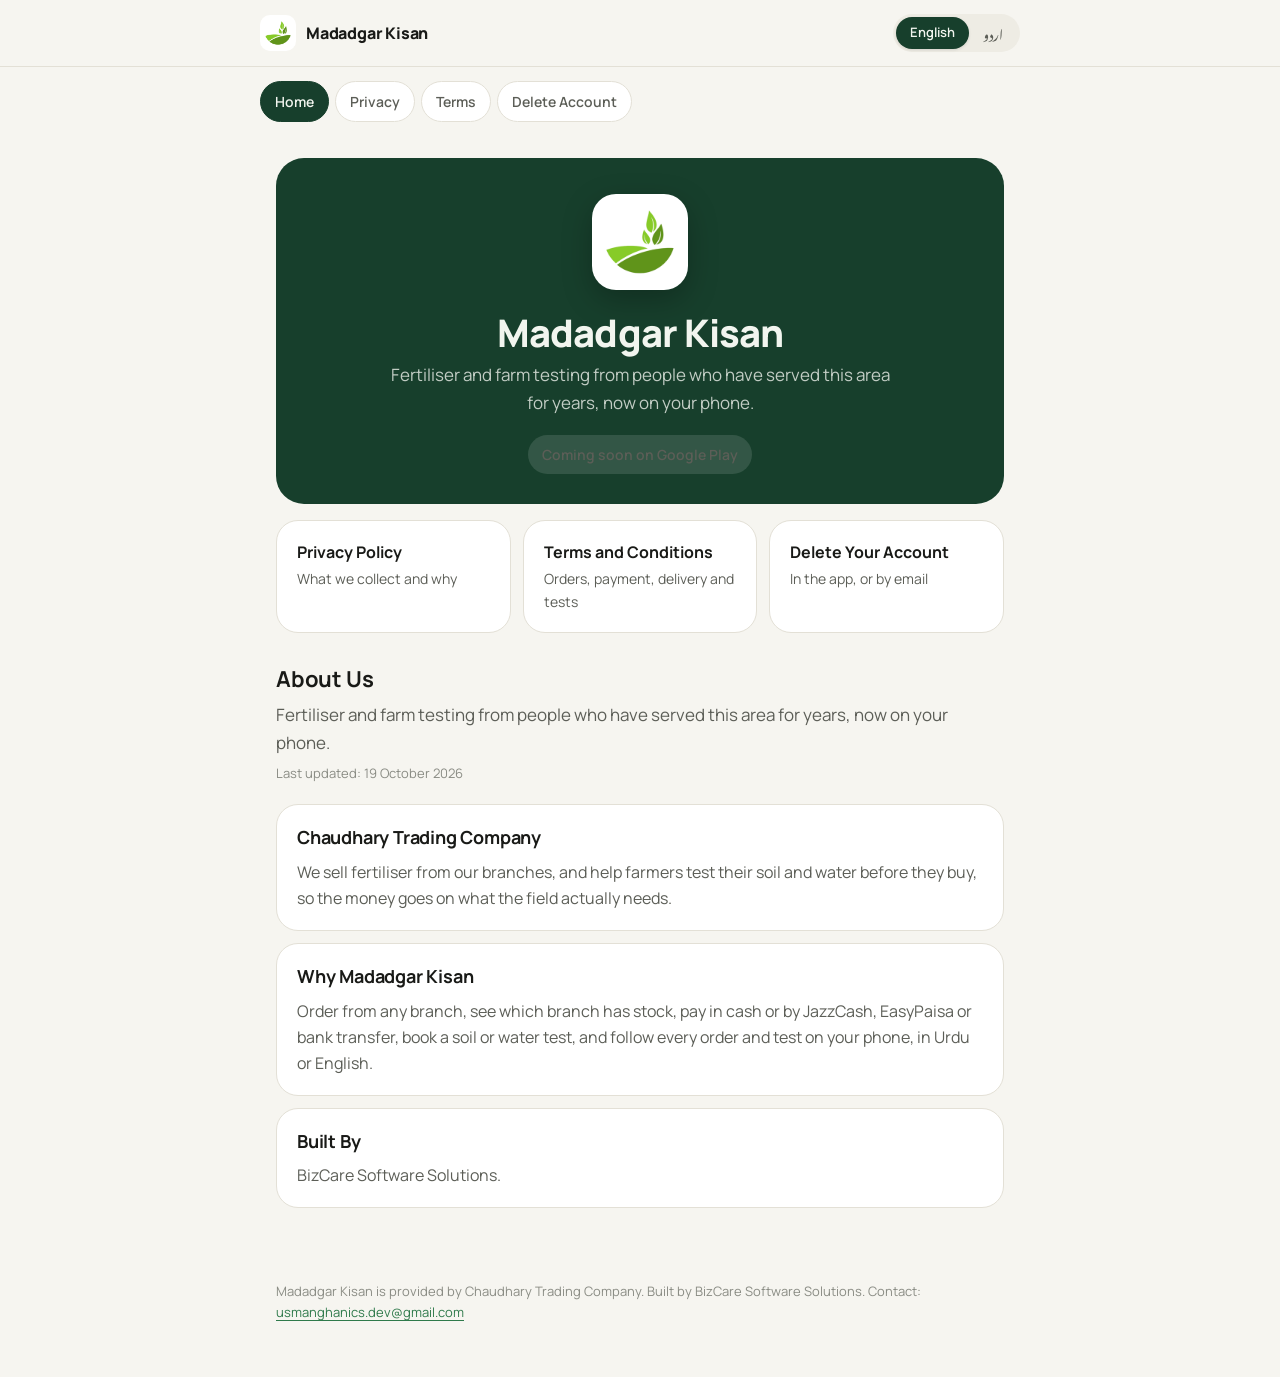
<file: index.html>
<!doctype html>
<html lang="en" data-lang="en">
<head>
<meta charset="utf-8">
<meta name="viewport" content="width=device-width, initial-scale=1">
<title>Home · Madadgar Kisan</title>
<meta name="description" content="Fertiliser and farm testing from people who have served this area for years, now on your phone.">
<meta name="theme-color" content="#173F2C">
<link rel="icon" type="image/png" href="assets/icon.png">
<link rel="preconnect" href="https://fonts.googleapis.com">
<link rel="preconnect" href="https://fonts.gstatic.com" crossorigin>
<link rel="stylesheet" href="https://fonts.googleapis.com/css2?family=Manrope:wght@400;500;600;700;800&family=Noto+Nastaliq+Urdu:wght@400;600&display=swap">
<link rel="stylesheet" href="assets/style.css">
<script src="assets/lang.js" defer></script>
</head>
<body>
<header class="bar">
  <a class="brand" href="index.html">
    <img src="assets/icon.png" alt="" width="36" height="36">
    <span class="en">Madadgar Kisan</span><span class="ur">مددگار کسان</span>
  </a>
  <div class="switch" role="group" aria-label="Language">
    <button type="button" data-set-lang="en">English</button>
    <button type="button" data-set-lang="ur" class="ur-font">اردو</button>
  </div>
</header>
<nav class="tabs en"><a href="index.html" aria-current="page">Home</a><a href="privacy.html">Privacy</a><a href="terms.html">Terms</a><a href="delete-account.html">Delete Account</a></nav>
<nav class="tabs ur" dir="rtl"><a href="index.html" aria-current="page">ہوم</a><a href="privacy.html">رازداری</a><a href="terms.html">شرائط</a><a href="delete-account.html">اکاؤنٹ حذف</a></nav>
<main>
  <article class="en" lang="en">
<section class="hero">
  <img class="mark" src="assets/icon.png" alt="" width="96" height="96">
  <h1>Madadgar Kisan</h1>
  <p class="lede">Fertiliser and farm testing from people who have served this area for years, now on your phone.</p>
  <p class="pill">Coming soon on Google Play</p>
</section>
<div class="cards">
  <a class="card" href="privacy.html"><strong>Privacy Policy</strong><span>What we collect and why</span></a>
  <a class="card" href="terms.html"><strong>Terms and Conditions</strong><span>Orders, payment, delivery and tests</span></a>
  <a class="card" href="delete-account.html"><strong>Delete Your Account</strong><span>In the app, or by email</span></a>
</div>
<h2 class="section-title">About Us</h2>
<p class="lede">Fertiliser and farm testing from people who have served this area for years, now on your phone.</p>
<p class="meta">Last updated: 19 October 2026</p>
<section><h2>Chaudhary Trading Company</h2><p>We sell fertiliser from our branches, and help farmers test their soil and water before they buy, so the money goes on what the field actually needs.</p></section>
<section><h2>Why Madadgar Kisan</h2><p>Order from any branch, see which branch has stock, pay in cash or by JazzCash, EasyPaisa or bank transfer, book a soil or water test, and follow every order and test on your phone, in Urdu or English.</p></section>
<section><h2>Built By</h2><p>BizCare Software Solutions.</p></section>
</article>
  <article class="ur" lang="ur" dir="rtl">
<section class="hero">
  <img class="mark" src="assets/icon.png" alt="" width="96" height="96">
  <h1>مددگار کسان</h1>
  <p class="lede">کھاد اور کھیت کی جانچ، ان لوگوں سے جو برسوں سے اس علاقے کی خدمت کر رہے ہیں، اب آپ کے فون پر۔</p>
  <p class="pill">جلد گوگل پلے پر</p>
</section>
<div class="cards">
  <a class="card" href="privacy.html"><strong>رازداری کی پالیسی</strong><span>ہم کیا جمع کرتے ہیں اور کیوں</span></a>
  <a class="card" href="terms.html"><strong>شرائط و ضوابط</strong><span>آرڈر، ادائیگی، ڈیلیوری اور ٹیسٹ</span></a>
  <a class="card" href="delete-account.html"><strong>اکاؤنٹ حذف کریں</strong><span>ایپ میں یا ای میل سے</span></a>
</div>
<h2 class="section-title">ہمارے بارے میں</h2>
<p class="lede">کھاد اور کھیت کی جانچ، ان لوگوں سے جو برسوں سے اس علاقے کی خدمت کر رہے ہیں، اب آپ کے فون پر۔</p>
<p class="meta">آخری ترمیم: 19 اکتوبر 2026</p>
<section><h2>چوہدری ٹریڈنگ کمپنی</h2><p>ہم اپنی برانچوں سے کھاد فروخت کرتے ہیں اور کسانوں کو خریداری سے پہلے اپنی مٹی اور پانی کی جانچ میں مدد دیتے ہیں، تاکہ پیسہ اسی پر خرچ ہو جس کی کھیت کو واقعی ضرورت ہے۔</p></section>
<section><h2>مددگار کسان کیوں</h2><p>کسی بھی برانچ سے آرڈر کریں، دیکھیں کس برانچ میں اسٹاک ہے، نقد یا جاز کیش، ایزی پیسہ یا بینک ٹرانسفر سے ادائیگی کریں، مٹی یا پانی کا ٹیسٹ بک کریں، اور ہر آرڈر اور ٹیسٹ کو اپنے فون پر اردو یا انگریزی میں دیکھیں۔</p></section>
<section><h2>تیار کردہ</h2><p>بزکیئر سافٹ ویئر سلوشنز۔</p></section>
</article>
</main>
<footer>
  <p class="en">Madadgar Kisan is provided by Chaudhary Trading Company. Built by BizCare Software Solutions. Contact: <a href="mailto:usmanghanics.dev@gmail.com">usmanghanics.dev@gmail.com</a></p>
  <p class="ur" dir="rtl">مددگار کسان چوہدری ٹریڈنگ کمپنی کی جانب سے پیش کی جاتی ہے۔ تیار کردہ: BizCare Software Solutions۔ رابطہ: <a href="mailto:usmanghanics.dev@gmail.com">usmanghanics.dev@gmail.com</a></p>
</footer>
</body>
</html>
</file>
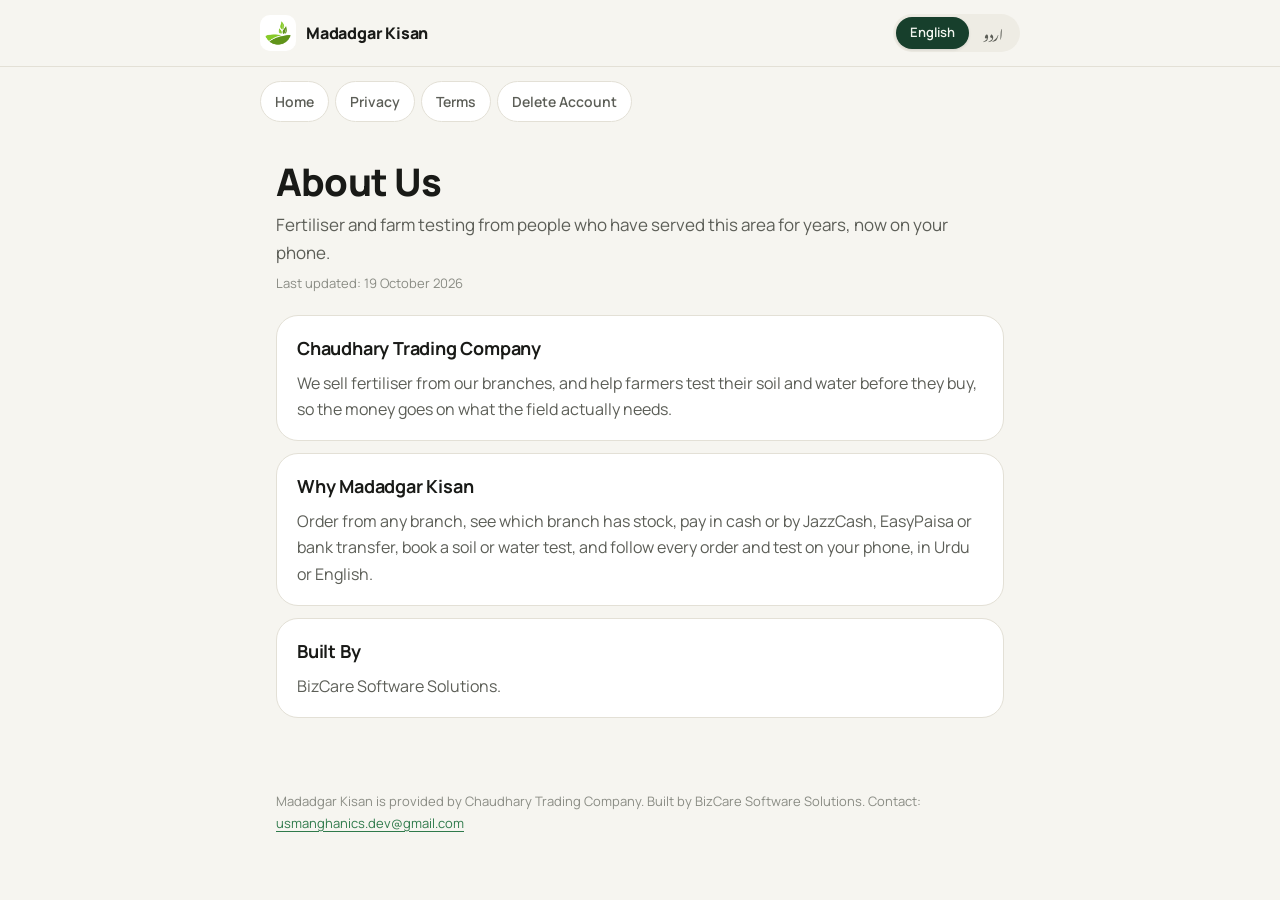
<file: about.html>
<!doctype html>
<html lang="en" data-lang="en">
<head>
<meta charset="utf-8">
<meta name="viewport" content="width=device-width, initial-scale=1">
<title>About Us · Madadgar Kisan</title>
<meta name="description" content="Fertiliser and farm testing from people who have served this area for years, now on your phone.">
<meta name="theme-color" content="#173F2C">
<link rel="icon" type="image/png" href="assets/icon.png">
<link rel="preconnect" href="https://fonts.googleapis.com">
<link rel="preconnect" href="https://fonts.gstatic.com" crossorigin>
<link rel="stylesheet" href="https://fonts.googleapis.com/css2?family=Manrope:wght@400;500;600;700;800&family=Noto+Nastaliq+Urdu:wght@400;600&display=swap">
<link rel="stylesheet" href="assets/style.css">
<script src="assets/lang.js" defer></script>
</head>
<body>
<header class="bar">
  <a class="brand" href="index.html">
    <img src="assets/icon.png" alt="" width="36" height="36">
    <span class="en">Madadgar Kisan</span><span class="ur">مددگار کسان</span>
  </a>
  <div class="switch" role="group" aria-label="Language">
    <button type="button" data-set-lang="en">English</button>
    <button type="button" data-set-lang="ur" class="ur-font">اردو</button>
  </div>
</header>
<nav class="tabs en"><a href="index.html">Home</a><a href="privacy.html">Privacy</a><a href="terms.html">Terms</a><a href="delete-account.html">Delete Account</a></nav>
<nav class="tabs ur" dir="rtl"><a href="index.html">ہوم</a><a href="privacy.html">رازداری</a><a href="terms.html">شرائط</a><a href="delete-account.html">اکاؤنٹ حذف</a></nav>
<main>
  <article class="en" lang="en"><h1>About Us</h1>
<p class="lede">Fertiliser and farm testing from people who have served this area for years, now on your phone.</p>
<p class="meta">Last updated: 19 October 2026</p>
<section><h2>Chaudhary Trading Company</h2><p>We sell fertiliser from our branches, and help farmers test their soil and water before they buy, so the money goes on what the field actually needs.</p></section>
<section><h2>Why Madadgar Kisan</h2><p>Order from any branch, see which branch has stock, pay in cash or by JazzCash, EasyPaisa or bank transfer, book a soil or water test, and follow every order and test on your phone, in Urdu or English.</p></section>
<section><h2>Built By</h2><p>BizCare Software Solutions.</p></section></article>
  <article class="ur" lang="ur" dir="rtl"><h1>ہمارے بارے میں</h1>
<p class="lede">کھاد اور کھیت کی جانچ، ان لوگوں سے جو برسوں سے اس علاقے کی خدمت کر رہے ہیں، اب آپ کے فون پر۔</p>
<p class="meta">آخری ترمیم: 19 اکتوبر 2026</p>
<section><h2>چوہدری ٹریڈنگ کمپنی</h2><p>ہم اپنی برانچوں سے کھاد فروخت کرتے ہیں اور کسانوں کو خریداری سے پہلے اپنی مٹی اور پانی کی جانچ میں مدد دیتے ہیں، تاکہ پیسہ اسی پر خرچ ہو جس کی کھیت کو واقعی ضرورت ہے۔</p></section>
<section><h2>مددگار کسان کیوں</h2><p>کسی بھی برانچ سے آرڈر کریں، دیکھیں کس برانچ میں اسٹاک ہے، نقد یا جاز کیش، ایزی پیسہ یا بینک ٹرانسفر سے ادائیگی کریں، مٹی یا پانی کا ٹیسٹ بک کریں، اور ہر آرڈر اور ٹیسٹ کو اپنے فون پر اردو یا انگریزی میں دیکھیں۔</p></section>
<section><h2>تیار کردہ</h2><p>بزکیئر سافٹ ویئر سلوشنز۔</p></section></article>
</main>
<footer>
  <p class="en">Madadgar Kisan is provided by Chaudhary Trading Company. Built by BizCare Software Solutions. Contact: <a href="mailto:usmanghanics.dev@gmail.com">usmanghanics.dev@gmail.com</a></p>
  <p class="ur" dir="rtl">مددگار کسان چوہدری ٹریڈنگ کمپنی کی جانب سے پیش کی جاتی ہے۔ تیار کردہ: BizCare Software Solutions۔ رابطہ: <a href="mailto:usmanghanics.dev@gmail.com">usmanghanics.dev@gmail.com</a></p>
</footer>
</body>
</html>
</file>
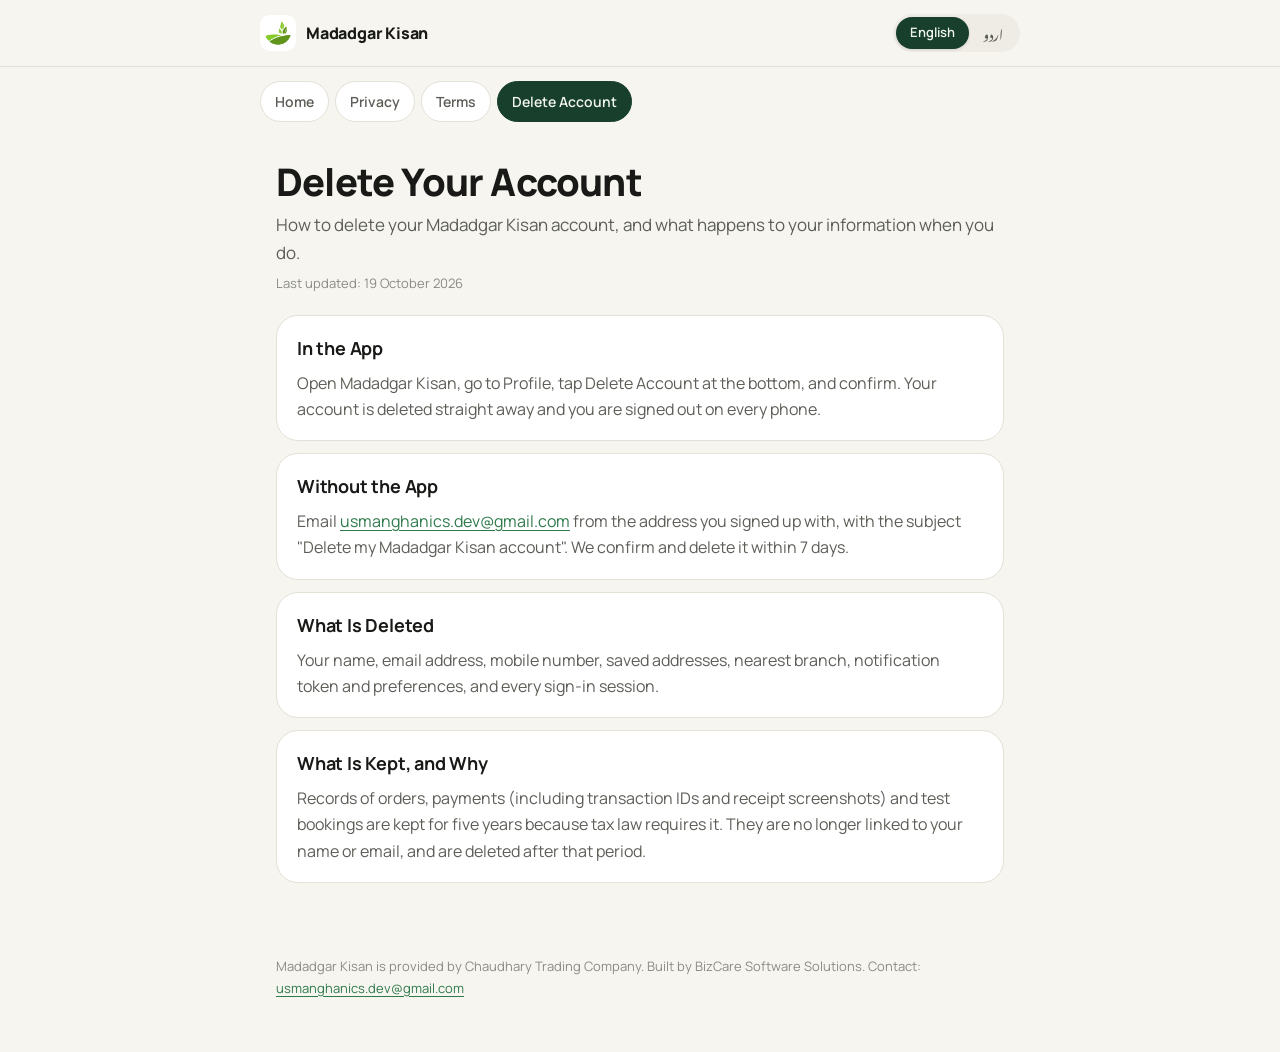
<file: delete-account.html>
<!doctype html>
<html lang="en" data-lang="en">
<head>
<meta charset="utf-8">
<meta name="viewport" content="width=device-width, initial-scale=1">
<title>Delete Your Account · Madadgar Kisan</title>
<meta name="description" content="How to delete your Madadgar Kisan account, and what happens to your information when you do.">
<meta name="theme-color" content="#173F2C">
<link rel="icon" type="image/png" href="assets/icon.png">
<link rel="preconnect" href="https://fonts.googleapis.com">
<link rel="preconnect" href="https://fonts.gstatic.com" crossorigin>
<link rel="stylesheet" href="https://fonts.googleapis.com/css2?family=Manrope:wght@400;500;600;700;800&family=Noto+Nastaliq+Urdu:wght@400;600&display=swap">
<link rel="stylesheet" href="assets/style.css">
<script src="assets/lang.js" defer></script>
</head>
<body>
<header class="bar">
  <a class="brand" href="index.html">
    <img src="assets/icon.png" alt="" width="36" height="36">
    <span class="en">Madadgar Kisan</span><span class="ur">مددگار کسان</span>
  </a>
  <div class="switch" role="group" aria-label="Language">
    <button type="button" data-set-lang="en">English</button>
    <button type="button" data-set-lang="ur" class="ur-font">اردو</button>
  </div>
</header>
<nav class="tabs en"><a href="index.html">Home</a><a href="privacy.html">Privacy</a><a href="terms.html">Terms</a><a href="delete-account.html" aria-current="page">Delete Account</a></nav>
<nav class="tabs ur" dir="rtl"><a href="index.html">ہوم</a><a href="privacy.html">رازداری</a><a href="terms.html">شرائط</a><a href="delete-account.html" aria-current="page">اکاؤنٹ حذف</a></nav>
<main>
  <article class="en" lang="en"><h1>Delete Your Account</h1>
<p class="lede">How to delete your Madadgar Kisan account, and what happens to your information when you do.</p>
<p class="meta">Last updated: 19 October 2026</p>
<section><h2>In the App</h2><p>Open Madadgar Kisan, go to Profile, tap Delete Account at the bottom, and confirm. Your account is deleted straight away and you are signed out on every phone.</p></section>
<section><h2>Without the App</h2><p>Email <a href="mailto:usmanghanics.dev@gmail.com">usmanghanics.dev@gmail.com</a> from the address you signed up with, with the subject &quot;Delete my Madadgar Kisan account&quot;. We confirm and delete it within 7 days.</p></section>
<section><h2>What Is Deleted</h2><p>Your name, email address, mobile number, saved addresses, nearest branch, notification token and preferences, and every sign-in session.</p></section>
<section><h2>What Is Kept, and Why</h2><p>Records of orders, payments (including transaction IDs and receipt screenshots) and test bookings are kept for five years because tax law requires it. They are no longer linked to your name or email, and are deleted after that period.</p></section></article>
  <article class="ur" lang="ur" dir="rtl"><h1>اپنا اکاؤنٹ حذف کریں</h1>
<p class="lede">مددگار کسان اکاؤنٹ حذف کرنے کا طریقہ، اور ایسا کرنے پر آپ کی معلومات کا کیا ہوتا ہے۔</p>
<p class="meta">آخری ترمیم: 19 اکتوبر 2026</p>
<section><h2>ایپ میں</h2><p>مددگار کسان کھولیں، پروفائل میں جائیں، نیچے اکاؤنٹ حذف کریں دبائیں، اور تصدیق کریں۔ آپ کا اکاؤنٹ فوراً حذف ہو جاتا ہے اور ہر فون سے سائن آؤٹ ہو جاتا ہے۔</p></section>
<section><h2>ایپ کے بغیر</h2><p>جس ای میل سے آپ نے اکاؤنٹ بنایا تھا، اسی سے <a href="mailto:usmanghanics.dev@gmail.com">usmanghanics.dev@gmail.com</a> پر ای میل کریں، موضوع &quot;Delete my Madadgar Kisan account&quot; لکھیں۔ ہم 7 دن کے اندر تصدیق کر کے اسے حذف کر دیں گے۔</p></section>
<section><h2>کیا حذف ہوتا ہے</h2><p>آپ کا نام، ای میل، موبائل نمبر، محفوظ پتے، قریبی برانچ، نوٹیفکیشن ٹوکن اور ترجیحات، اور ہر سائن اِن سیشن۔</p></section>
<section><h2>کیا رکھا جاتا ہے، اور کیوں</h2><p>آرڈر، ادائیگی (بشمول ٹرانزیکشن آئی ڈی اور رسید کے اسکرین شاٹ) اور ٹیسٹ بکنگ کا ریکارڈ ٹیکس قانون کے تحت پانچ سال رکھا جاتا ہے۔ یہ آپ کے نام یا ای میل سے منسلک نہیں رہتا، اور اس مدت کے بعد حذف کر دیا جاتا ہے۔</p></section></article>
</main>
<footer>
  <p class="en">Madadgar Kisan is provided by Chaudhary Trading Company. Built by BizCare Software Solutions. Contact: <a href="mailto:usmanghanics.dev@gmail.com">usmanghanics.dev@gmail.com</a></p>
  <p class="ur" dir="rtl">مددگار کسان چوہدری ٹریڈنگ کمپنی کی جانب سے پیش کی جاتی ہے۔ تیار کردہ: BizCare Software Solutions۔ رابطہ: <a href="mailto:usmanghanics.dev@gmail.com">usmanghanics.dev@gmail.com</a></p>
</footer>
</body>
</html>
</file>
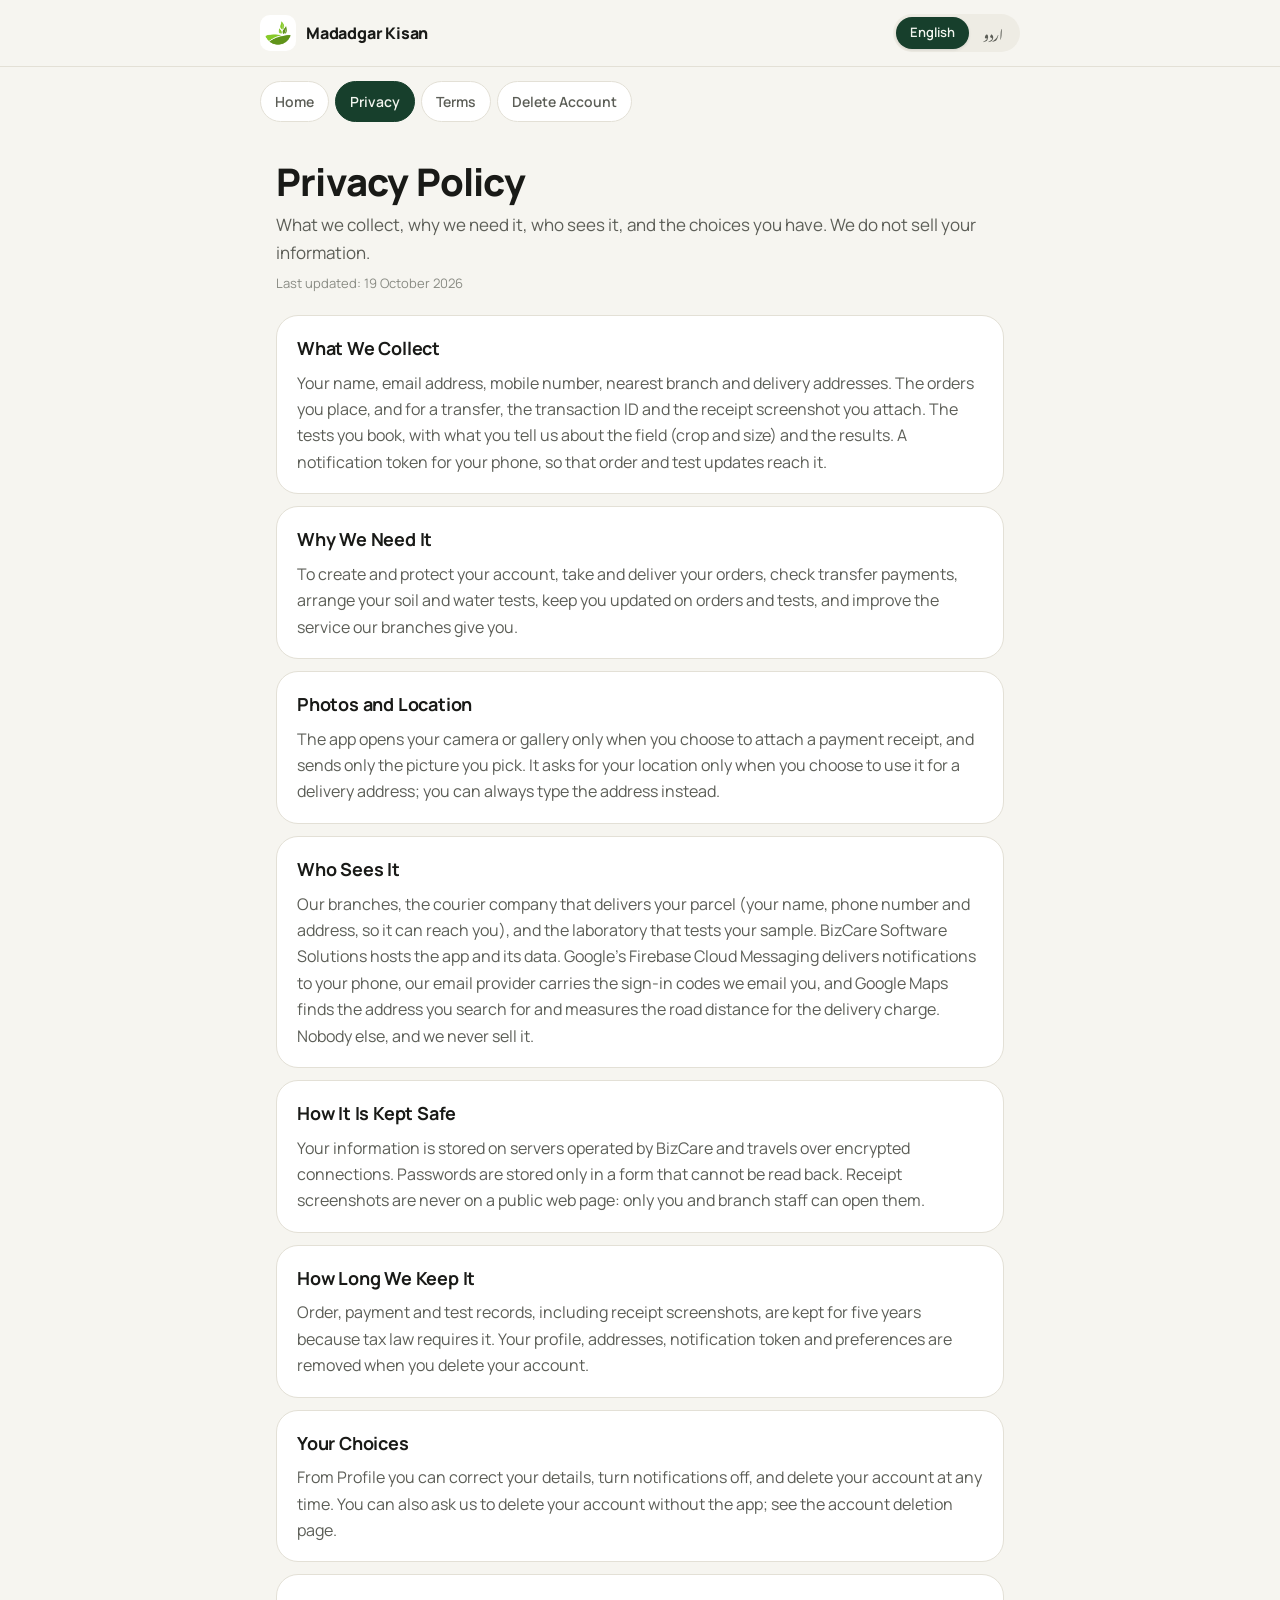
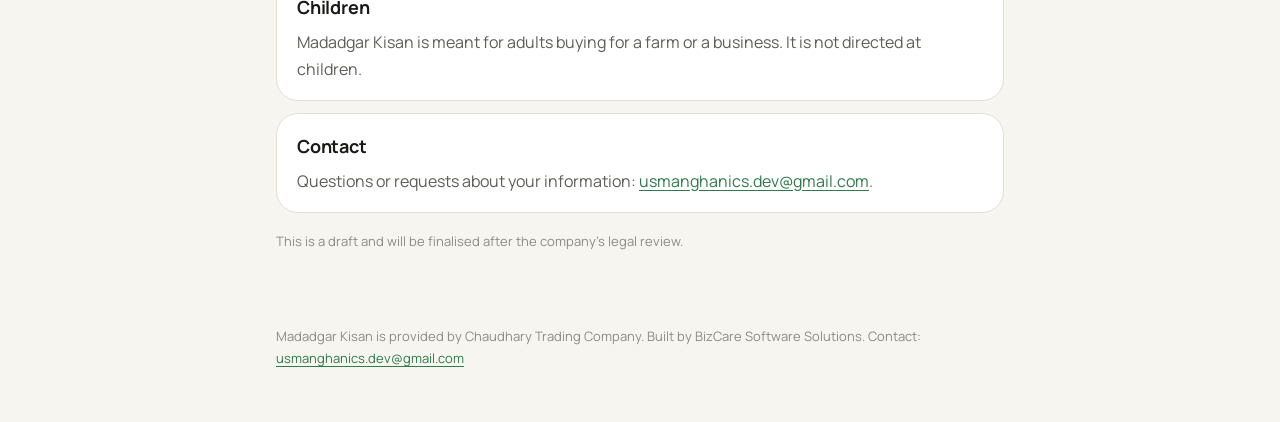
<file: privacy.html>
<!doctype html>
<html lang="en" data-lang="en">
<head>
<meta charset="utf-8">
<meta name="viewport" content="width=device-width, initial-scale=1">
<title>Privacy Policy · Madadgar Kisan</title>
<meta name="description" content="What we collect, why we need it, who sees it, and the choices you have. We do not sell your information.">
<meta name="theme-color" content="#173F2C">
<link rel="icon" type="image/png" href="assets/icon.png">
<link rel="preconnect" href="https://fonts.googleapis.com">
<link rel="preconnect" href="https://fonts.gstatic.com" crossorigin>
<link rel="stylesheet" href="https://fonts.googleapis.com/css2?family=Manrope:wght@400;500;600;700;800&family=Noto+Nastaliq+Urdu:wght@400;600&display=swap">
<link rel="stylesheet" href="assets/style.css">
<script src="assets/lang.js" defer></script>
</head>
<body>
<header class="bar">
  <a class="brand" href="index.html">
    <img src="assets/icon.png" alt="" width="36" height="36">
    <span class="en">Madadgar Kisan</span><span class="ur">مددگار کسان</span>
  </a>
  <div class="switch" role="group" aria-label="Language">
    <button type="button" data-set-lang="en">English</button>
    <button type="button" data-set-lang="ur" class="ur-font">اردو</button>
  </div>
</header>
<nav class="tabs en"><a href="index.html">Home</a><a href="privacy.html" aria-current="page">Privacy</a><a href="terms.html">Terms</a><a href="delete-account.html">Delete Account</a></nav>
<nav class="tabs ur" dir="rtl"><a href="index.html">ہوم</a><a href="privacy.html" aria-current="page">رازداری</a><a href="terms.html">شرائط</a><a href="delete-account.html">اکاؤنٹ حذف</a></nav>
<main>
  <article class="en" lang="en"><h1>Privacy Policy</h1>
<p class="lede">What we collect, why we need it, who sees it, and the choices you have. We do not sell your information.</p>
<p class="meta">Last updated: 19 October 2026</p>
<section><h2>What We Collect</h2><p>Your name, email address, mobile number, nearest branch and delivery addresses. The orders you place, and for a transfer, the transaction ID and the receipt screenshot you attach. The tests you book, with what you tell us about the field (crop and size) and the results. A notification token for your phone, so that order and test updates reach it.</p></section>
<section><h2>Why We Need It</h2><p>To create and protect your account, take and deliver your orders, check transfer payments, arrange your soil and water tests, keep you updated on orders and tests, and improve the service our branches give you.</p></section>
<section><h2>Photos and Location</h2><p>The app opens your camera or gallery only when you choose to attach a payment receipt, and sends only the picture you pick. It asks for your location only when you choose to use it for a delivery address; you can always type the address instead.</p></section>
<section><h2>Who Sees It</h2><p>Our branches, the courier company that delivers your parcel (your name, phone number and address, so it can reach you), and the laboratory that tests your sample. BizCare Software Solutions hosts the app and its data. Google&#x27;s Firebase Cloud Messaging delivers notifications to your phone, our email provider carries the sign-in codes we email you, and Google Maps finds the address you search for and measures the road distance for the delivery charge. Nobody else, and we never sell it.</p></section>
<section><h2>How It Is Kept Safe</h2><p>Your information is stored on servers operated by BizCare and travels over encrypted connections. Passwords are stored only in a form that cannot be read back. Receipt screenshots are never on a public web page: only you and branch staff can open them.</p></section>
<section><h2>How Long We Keep It</h2><p>Order, payment and test records, including receipt screenshots, are kept for five years because tax law requires it. Your profile, addresses, notification token and preferences are removed when you delete your account.</p></section>
<section><h2>Your Choices</h2><p>From Profile you can correct your details, turn notifications off, and delete your account at any time. You can also ask us to delete your account without the app; see the account deletion page.</p></section>
<section><h2>Children</h2><p>Madadgar Kisan is meant for adults buying for a farm or a business. It is not directed at children.</p></section>
<section><h2>Contact</h2><p>Questions or requests about your information: <a href="mailto:usmanghanics.dev@gmail.com">usmanghanics.dev@gmail.com</a>.</p></section>
<p class="note">This is a draft and will be finalised after the company's legal review.</p></article>
  <article class="ur" lang="ur" dir="rtl"><h1>رازداری کی پالیسی</h1>
<p class="lede">ہم کیا جمع کرتے ہیں، کیوں، اسے کون دیکھتا ہے، اور آپ کے پاس کیا اختیارات ہیں۔ ہم آپ کی معلومات فروخت نہیں کرتے۔</p>
<p class="meta">آخری ترمیم: 19 اکتوبر 2026</p>
<section><h2>ہم کیا جمع کرتے ہیں</h2><p>آپ کا نام، ای میل، موبائل نمبر، قریبی برانچ اور ڈیلیوری کے پتے۔ آپ کے آرڈر، اور ٹرانسفر کی صورت میں ٹرانزیکشن آئی ڈی اور لگائی گئی رسید کا اسکرین شاٹ۔ آپ کے بک کیے گئے ٹیسٹ، کھیت کے بارے میں دی گئی معلومات (فصل اور رقبہ) اور نتائج۔ آپ کے فون کا نوٹیفکیشن ٹوکن، تاکہ آرڈر اور ٹیسٹ کی اطلاعات اس تک پہنچ سکیں۔</p></section>
<section><h2>ہمیں اس کی ضرورت کیوں ہے</h2><p>آپ کا اکاؤنٹ بنانے اور محفوظ رکھنے، آرڈر لینے اور پہنچانے، ٹرانسفر کی ادائیگی چیک کرنے، مٹی اور پانی کے ٹیسٹ کا انتظام کرنے، آرڈر اور ٹیسٹ کی اطلاع دینے، اور اپنی برانچوں کی خدمات بہتر بنانے کے لیے۔</p></section>
<section><h2>تصاویر اور لوکیشن</h2><p>ایپ کیمرہ یا گیلری صرف اس وقت کھولتی ہے جب آپ ادائیگی کی رسید لگانا چاہیں، اور صرف وہی تصویر بھیجتی ہے جو آپ منتخب کریں۔ لوکیشن صرف اس وقت مانگی جاتی ہے جب آپ اسے ڈیلیوری کے پتے کے لیے استعمال کرنا چاہیں؛ آپ ہمیشہ پتہ لکھ بھی سکتے ہیں۔</p></section>
<section><h2>اسے کون دیکھتا ہے</h2><p>ہماری برانچز، آپ کا پارسل پہنچانے والی کورئیر کمپنی (آپ کا نام، فون نمبر اور پتہ، تاکہ وہ آپ تک پہنچ سکے)، اور آپ کا نمونہ جانچنے والی لیبارٹری۔ بزکیئر سافٹ ویئر سلوشنز ایپ اور اس کے ڈیٹا کی میزبانی کرتی ہے۔ گوگل کی فائر بیس کلاؤڈ میسجنگ آپ کے فون تک اطلاعات پہنچاتی ہے، ہمارا ای میل فراہم کنندہ سائن اِن کوڈ آپ تک پہنچاتا ہے، اور گوگل میپس آپ کا تلاش کیا ہوا پتہ ڈھونڈتا اور ڈیلیوری کے خرچ کے لیے سڑک کا فاصلہ ناپتا ہے۔ اس کے علاوہ کوئی نہیں، اور ہم اسے کبھی فروخت نہیں کرتے۔</p></section>
<section><h2>اسے کیسے محفوظ رکھا جاتا ہے</h2><p>آپ کی معلومات بزکیئر کے سرورز پر محفوظ کی جاتی ہیں اور خفیہ کنکشن کے ذریعے منتقل ہوتی ہیں۔ پاس ورڈ صرف ایسی شکل میں رکھے جاتے ہیں جنہیں واپس پڑھا نہ جا سکے۔ رسید کے اسکرین شاٹ کبھی کسی عوامی ویب صفحے پر نہیں ہوتے: انہیں صرف آپ اور برانچ کا عملہ کھول سکتا ہے۔</p></section>
<section><h2>ہم اسے کب تک رکھتے ہیں</h2><p>آرڈر، ادائیگی اور ٹیسٹ کا ریکارڈ، بشمول رسید کے اسکرین شاٹ، ٹیکس قانون کے تحت پانچ سال رکھا جاتا ہے۔ اکاؤنٹ حذف کرنے پر آپ کی پروفائل، پتے، نوٹیفکیشن ٹوکن اور ترجیحات ہٹا دی جاتی ہیں۔</p></section>
<section><h2>آپ کے اختیارات</h2><p>پروفائل سے آپ کسی بھی وقت اپنی معلومات درست کر سکتے ہیں، اطلاعات بند کر سکتے ہیں، اور اپنا اکاؤنٹ حذف کر سکتے ہیں۔ آپ ایپ کے بغیر بھی اکاؤنٹ حذف کرنے کی درخواست کر سکتے ہیں؛ اکاؤنٹ حذف کرنے کا صفحہ دیکھیں۔</p></section>
<section><h2>بچے</h2><p>مددگار کسان کھیت یا کاروبار کے لیے خریداری کرنے والے بالغ افراد کے لیے ہے۔ یہ بچوں کے لیے نہیں ہے۔</p></section>
<section><h2>رابطہ</h2><p>اپنی معلومات کے بارے میں سوالات یا درخواستیں: <a href="mailto:usmanghanics.dev@gmail.com">usmanghanics.dev@gmail.com</a>۔</p></section>
<p class="note">یہ مسودہ ہے اور اسے کمپنی کے قانونی جائزے کے بعد حتمی شکل دی جائے گی۔</p></article>
</main>
<footer>
  <p class="en">Madadgar Kisan is provided by Chaudhary Trading Company. Built by BizCare Software Solutions. Contact: <a href="mailto:usmanghanics.dev@gmail.com">usmanghanics.dev@gmail.com</a></p>
  <p class="ur" dir="rtl">مددگار کسان چوہدری ٹریڈنگ کمپنی کی جانب سے پیش کی جاتی ہے۔ تیار کردہ: BizCare Software Solutions۔ رابطہ: <a href="mailto:usmanghanics.dev@gmail.com">usmanghanics.dev@gmail.com</a></p>
</footer>
</body>
</html>
</file>
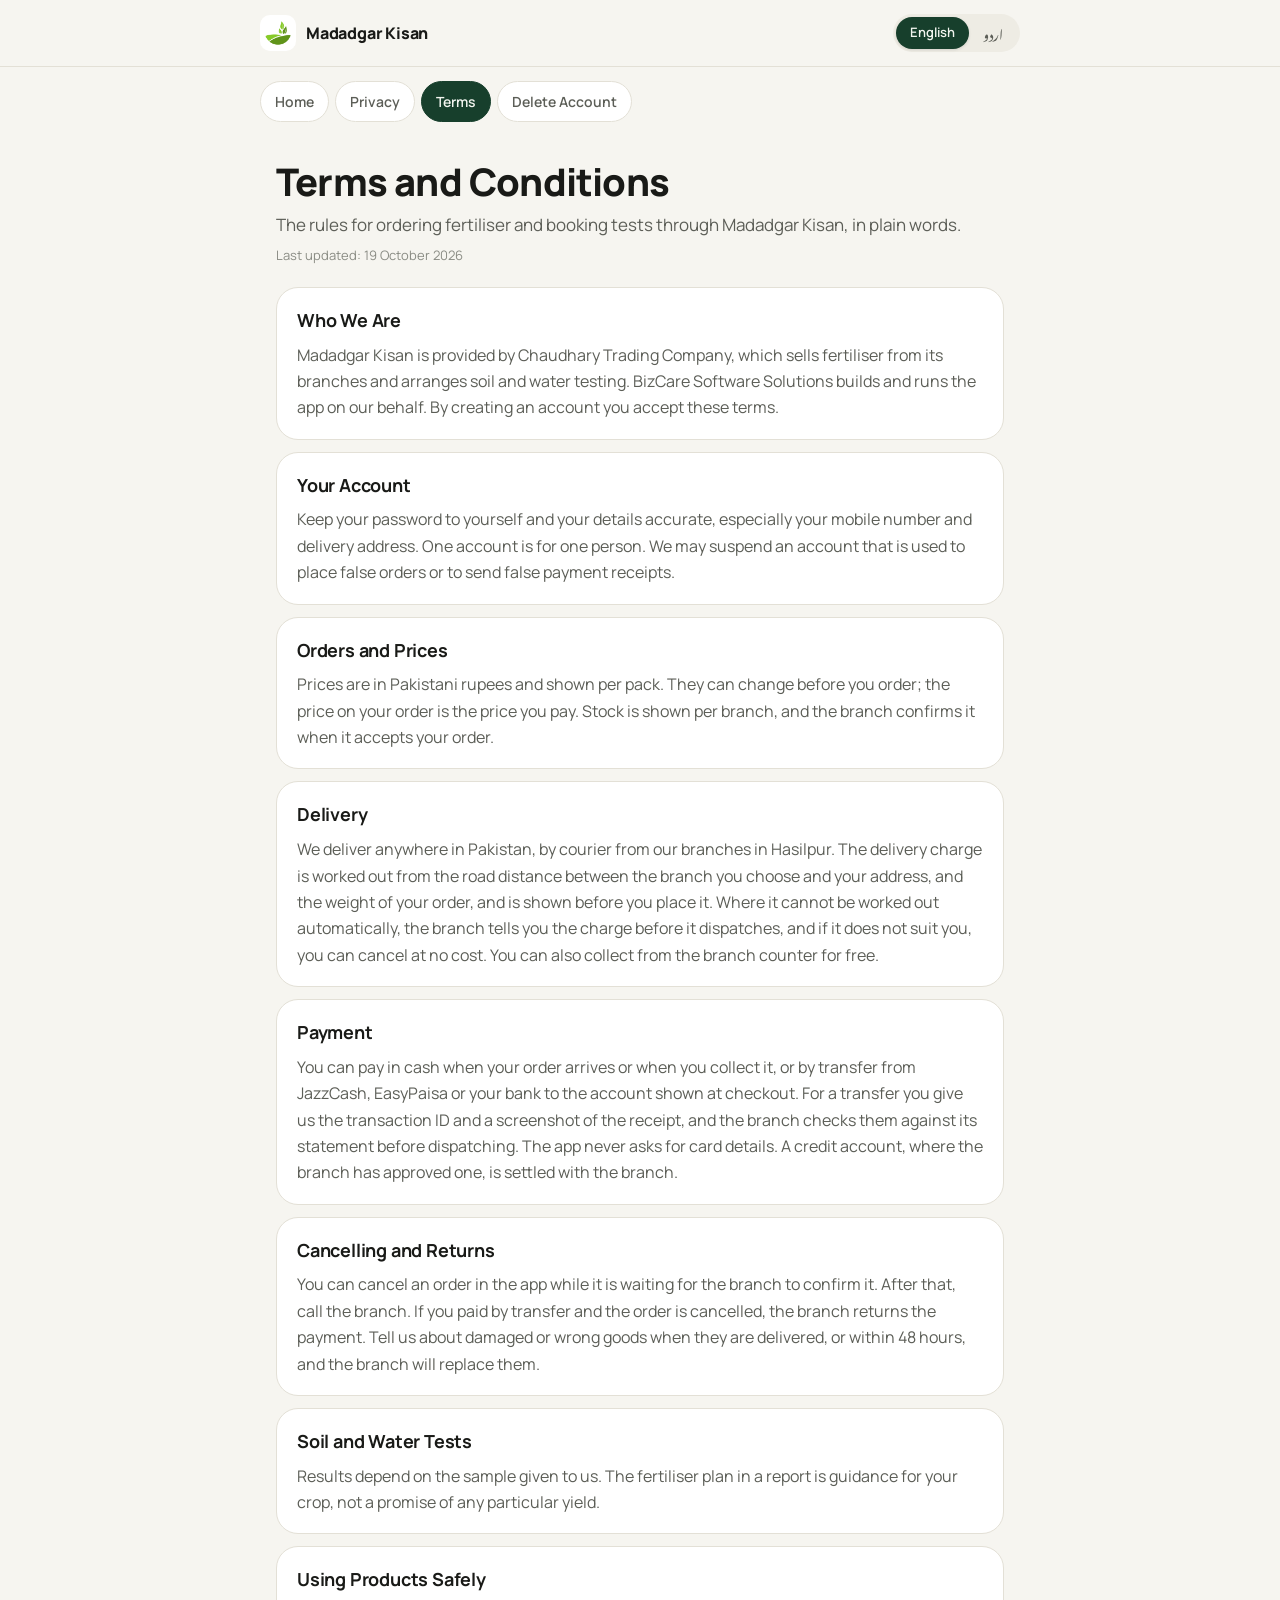
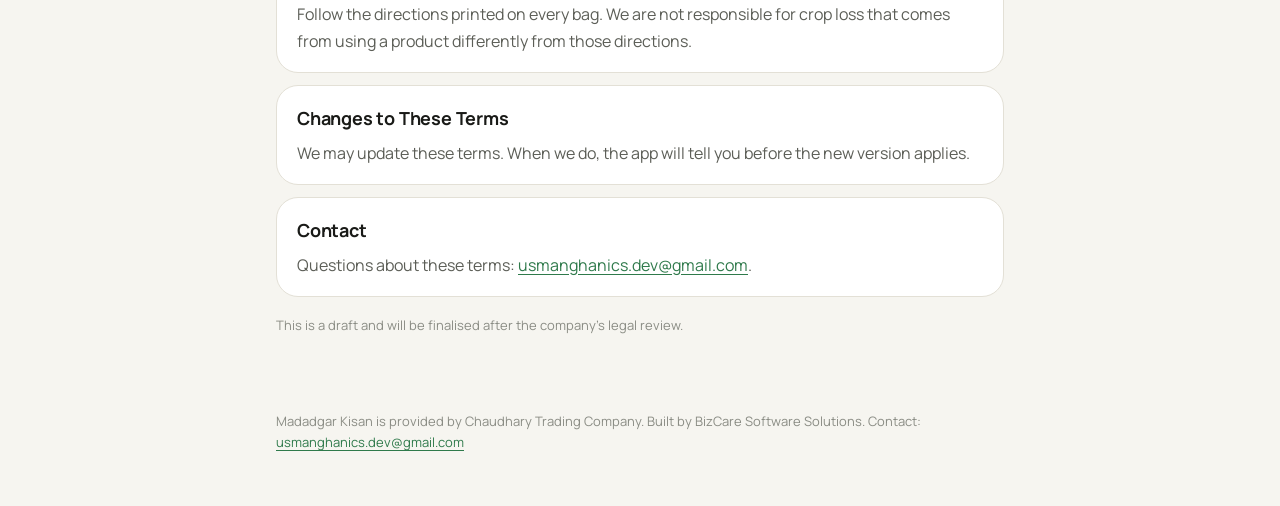
<file: terms.html>
<!doctype html>
<html lang="en" data-lang="en">
<head>
<meta charset="utf-8">
<meta name="viewport" content="width=device-width, initial-scale=1">
<title>Terms and Conditions · Madadgar Kisan</title>
<meta name="description" content="The rules for ordering fertiliser and booking tests through Madadgar Kisan, in plain words.">
<meta name="theme-color" content="#173F2C">
<link rel="icon" type="image/png" href="assets/icon.png">
<link rel="preconnect" href="https://fonts.googleapis.com">
<link rel="preconnect" href="https://fonts.gstatic.com" crossorigin>
<link rel="stylesheet" href="https://fonts.googleapis.com/css2?family=Manrope:wght@400;500;600;700;800&family=Noto+Nastaliq+Urdu:wght@400;600&display=swap">
<link rel="stylesheet" href="assets/style.css">
<script src="assets/lang.js" defer></script>
</head>
<body>
<header class="bar">
  <a class="brand" href="index.html">
    <img src="assets/icon.png" alt="" width="36" height="36">
    <span class="en">Madadgar Kisan</span><span class="ur">مددگار کسان</span>
  </a>
  <div class="switch" role="group" aria-label="Language">
    <button type="button" data-set-lang="en">English</button>
    <button type="button" data-set-lang="ur" class="ur-font">اردو</button>
  </div>
</header>
<nav class="tabs en"><a href="index.html">Home</a><a href="privacy.html">Privacy</a><a href="terms.html" aria-current="page">Terms</a><a href="delete-account.html">Delete Account</a></nav>
<nav class="tabs ur" dir="rtl"><a href="index.html">ہوم</a><a href="privacy.html">رازداری</a><a href="terms.html" aria-current="page">شرائط</a><a href="delete-account.html">اکاؤنٹ حذف</a></nav>
<main>
  <article class="en" lang="en"><h1>Terms and Conditions</h1>
<p class="lede">The rules for ordering fertiliser and booking tests through Madadgar Kisan, in plain words.</p>
<p class="meta">Last updated: 19 October 2026</p>
<section><h2>Who We Are</h2><p>Madadgar Kisan is provided by Chaudhary Trading Company, which sells fertiliser from its branches and arranges soil and water testing. BizCare Software Solutions builds and runs the app on our behalf. By creating an account you accept these terms.</p></section>
<section><h2>Your Account</h2><p>Keep your password to yourself and your details accurate, especially your mobile number and delivery address. One account is for one person. We may suspend an account that is used to place false orders or to send false payment receipts.</p></section>
<section><h2>Orders and Prices</h2><p>Prices are in Pakistani rupees and shown per pack. They can change before you order; the price on your order is the price you pay. Stock is shown per branch, and the branch confirms it when it accepts your order.</p></section>
<section><h2>Delivery</h2><p>We deliver anywhere in Pakistan, by courier from our branches in Hasilpur. The delivery charge is worked out from the road distance between the branch you choose and your address, and the weight of your order, and is shown before you place it. Where it cannot be worked out automatically, the branch tells you the charge before it dispatches, and if it does not suit you, you can cancel at no cost. You can also collect from the branch counter for free.</p></section>
<section><h2>Payment</h2><p>You can pay in cash when your order arrives or when you collect it, or by transfer from JazzCash, EasyPaisa or your bank to the account shown at checkout. For a transfer you give us the transaction ID and a screenshot of the receipt, and the branch checks them against its statement before dispatching. The app never asks for card details. A credit account, where the branch has approved one, is settled with the branch.</p></section>
<section><h2>Cancelling and Returns</h2><p>You can cancel an order in the app while it is waiting for the branch to confirm it. After that, call the branch. If you paid by transfer and the order is cancelled, the branch returns the payment. Tell us about damaged or wrong goods when they are delivered, or within 48 hours, and the branch will replace them.</p></section>
<section><h2>Soil and Water Tests</h2><p>Results depend on the sample given to us. The fertiliser plan in a report is guidance for your crop, not a promise of any particular yield.</p></section>
<section><h2>Using Products Safely</h2><p>Follow the directions printed on every bag. We are not responsible for crop loss that comes from using a product differently from those directions.</p></section>
<section><h2>Changes to These Terms</h2><p>We may update these terms. When we do, the app will tell you before the new version applies.</p></section>
<section><h2>Contact</h2><p>Questions about these terms: <a href="mailto:usmanghanics.dev@gmail.com">usmanghanics.dev@gmail.com</a>.</p></section>
<p class="note">This is a draft and will be finalised after the company's legal review.</p></article>
  <article class="ur" lang="ur" dir="rtl"><h1>شرائط و ضوابط</h1>
<p class="lede">مددگار کسان کے ذریعے کھاد آرڈر کرنے اور ٹیسٹ بک کرنے کے اصول، سادہ الفاظ میں۔</p>
<p class="meta">آخری ترمیم: 19 اکتوبر 2026</p>
<section><h2>ہم کون ہیں</h2><p>مددگار کسان چوہدری ٹریڈنگ کمپنی کی جانب سے پیش کی جاتی ہے، جو اپنی برانچوں سے کھاد فروخت کرتی ہے اور مٹی و پانی کی جانچ کا انتظام کرتی ہے۔ بزکیئر سافٹ ویئر سلوشنز ہماری طرف سے یہ ایپ بناتی اور چلاتی ہے۔ اکاؤنٹ بنا کر آپ ان شرائط کو قبول کرتے ہیں۔</p></section>
<section><h2>آپ کا اکاؤنٹ</h2><p>اپنا پاس ورڈ کسی کو نہ بتائیں اور اپنی معلومات، خاص طور پر موبائل نمبر اور ڈیلیوری کا پتہ، درست رکھیں۔ ایک اکاؤنٹ ایک شخص کے لیے ہے۔ جعلی آرڈر دینے یا جعلی ادائیگی کی رسید بھیجنے والے اکاؤنٹ کو ہم معطل کر سکتے ہیں۔</p></section>
<section><h2>آرڈر اور قیمتیں</h2><p>قیمتیں پاکستانی روپے میں اور فی پیک دکھائی جاتی ہیں۔ آرڈر سے پہلے قیمت بدل سکتی ہے؛ آرڈر پر لکھی قیمت ہی ادا کی جائے گی۔ اسٹاک ہر برانچ کے حساب سے دکھایا جاتا ہے اور آرڈر قبول کرتے وقت برانچ اس کی تصدیق کرتی ہے۔</p></section>
<section><h2>ڈیلیوری</h2><p>ہم حاصل پور کی اپنی برانچوں سے کورئیر کے ذریعے پورے پاکستان میں ڈیلیوری کرتے ہیں۔ ڈیلیوری کا خرچ آپ کی منتخب کردہ برانچ سے آپ کے پتے تک سڑک کے فاصلے اور آرڈر کے وزن سے طے ہوتا ہے، اور آرڈر دینے سے پہلے دکھایا جاتا ہے۔ جہاں یہ خود بخود طے نہ ہو سکے، وہاں برانچ روانگی سے پہلے آپ کو خرچ بتاتی ہے، اور مناسب نہ لگے تو آپ بغیر کسی خرچ کے منسوخ کر سکتے ہیں۔ آپ برانچ کاؤنٹر سے مفت بھی وصول کر سکتے ہیں۔</p></section>
<section><h2>ادائیگی</h2><p>آپ آرڈر پہنچنے پر یا وصولی کے وقت نقد ادائیگی کر سکتے ہیں، یا جاز کیش، ایزی پیسہ یا اپنے بینک سے چیک آؤٹ پر دکھائے گئے اکاؤنٹ میں رقم بھیج سکتے ہیں۔ ٹرانسفر کی صورت میں آپ ہمیں ٹرانزیکشن آئی ڈی اور رسید کا اسکرین شاٹ دیتے ہیں، اور برانچ روانگی سے پہلے انہیں اپنے اسٹیٹمنٹ سے ملاتی ہے۔ ایپ کبھی کارڈ کی تفصیل نہیں مانگتی۔ جہاں برانچ نے ادھار کھاتہ منظور کیا ہو، اس کا حساب برانچ سے ہوتا ہے۔</p></section>
<section><h2>منسوخی اور واپسی</h2><p>جب تک برانچ آرڈر کی تصدیق نہ کرے، آپ ایپ سے آرڈر منسوخ کر سکتے ہیں۔ اس کے بعد برانچ کو کال کریں۔ اگر آپ نے ٹرانسفر سے ادائیگی کی اور آرڈر منسوخ ہو گیا تو برانچ رقم واپس کرے گی۔ خراب یا غلط مال کی اطلاع ڈیلیوری کے وقت یا 48 گھنٹوں کے اندر دیں، برانچ اسے تبدیل کر دے گی۔</p></section>
<section><h2>مٹی اور پانی کے ٹیسٹ</h2><p>نتائج دیے گئے نمونے پر منحصر ہیں۔ رپورٹ میں دیا گیا کھاد کا منصوبہ آپ کی فصل کے لیے رہنمائی ہے، کسی خاص پیداوار کی ضمانت نہیں۔</p></section>
<section><h2>مصنوعات کا محفوظ استعمال</h2><p>ہر بوری پر لکھی ہدایات پر عمل کریں۔ ہدایات کے خلاف استعمال سے ہونے والے فصل کے نقصان کے ہم ذمہ دار نہیں۔</p></section>
<section><h2>ان شرائط میں تبدیلی</h2><p>ہم ان شرائط میں ترمیم کر سکتے ہیں۔ ایسا ہونے پر نیا ورژن لاگو ہونے سے پہلے ایپ آپ کو مطلع کرے گی۔</p></section>
<section><h2>رابطہ</h2><p>ان شرائط کے بارے میں سوالات: <a href="mailto:usmanghanics.dev@gmail.com">usmanghanics.dev@gmail.com</a>۔</p></section>
<p class="note">یہ مسودہ ہے اور اسے کمپنی کے قانونی جائزے کے بعد حتمی شکل دی جائے گی۔</p></article>
</main>
<footer>
  <p class="en">Madadgar Kisan is provided by Chaudhary Trading Company. Built by BizCare Software Solutions. Contact: <a href="mailto:usmanghanics.dev@gmail.com">usmanghanics.dev@gmail.com</a></p>
  <p class="ur" dir="rtl">مددگار کسان چوہدری ٹریڈنگ کمپنی کی جانب سے پیش کی جاتی ہے۔ تیار کردہ: BizCare Software Solutions۔ رابطہ: <a href="mailto:usmanghanics.dev@gmail.com">usmanghanics.dev@gmail.com</a></p>
</footer>
</body>
</html>
</file>
<file: assets/style.css>
:root {
  --page: #F6F5F0; --raised: #FFFFFF; --sunken: #EEECE4; --line: #E3E0D6;
  --text: #191A17; --muted: #5C5E57; --faint: #8A8C84;
  --forest: #173F2C; --accent: #2F7A4B; --on-forest: #F2F5EF;
  --radius: 22px;
  --sans: "Manrope", system-ui, -apple-system, "Segoe UI", sans-serif;
  --urdu: "Noto Nastaliq Urdu", "Manrope", serif;
}
@media (prefers-color-scheme: dark) {
  :root {
    --page: #101311; --raised: #181C19; --sunken: #1F2420; --line: #2A302B;
    --text: #EEF1EC; --muted: #B4BAB2; --faint: #858C84;
    --forest: #1E4A35; --accent: #7CC596; --on-forest: #F2F5EF;
  }
}
* { box-sizing: border-box; }
html { -webkit-text-size-adjust: 100%; }
body {
  margin: 0; background: var(--page); color: var(--text);
  font: 16px/1.65 var(--sans); -webkit-font-smoothing: antialiased;
}
a { color: var(--accent); text-underline-offset: 3px; }

.bar {
  position: sticky; top: 0; z-index: 2;
  display: flex; align-items: center; justify-content: space-between; gap: 12px;
  padding: 14px max(16px, calc((100vw - 760px) / 2));
  background: color-mix(in srgb, var(--page) 86%, transparent);
  backdrop-filter: saturate(1.4) blur(14px); -webkit-backdrop-filter: saturate(1.4) blur(14px);
  border-bottom: 1px solid var(--line);
}
.brand { display: flex; align-items: center; gap: 10px; color: var(--text); text-decoration: none; font-weight: 800; letter-spacing: -0.2px; }
.brand img { border-radius: 10px; }
.switch { display: inline-flex; padding: 3px; background: var(--sunken); border-radius: 999px; }
.switch button {
  border: 0; background: transparent; color: var(--muted); font: 600 13px/1 var(--sans);
  padding: 8px 14px; border-radius: 999px; cursor: pointer;
}
.switch button[aria-pressed="true"] { background: var(--forest); color: var(--on-forest); box-shadow: 0 1px 3px rgb(0 0 0 / 0.12); }
.switch .ur-font { font-family: var(--urdu); font-size: 13px; line-height: 1.2; }

.tabs {
  display: flex; gap: 6px; overflow-x: auto; scrollbar-width: none;
  padding: 14px max(16px, calc((100vw - 760px) / 2)) 0;
}
.tabs a {
  flex: none; padding: 8px 14px; border-radius: 999px; text-decoration: none;
  color: var(--muted); font-weight: 600; font-size: 14px; border: 1px solid var(--line); background: var(--raised);
}
.tabs a[aria-current="page"] { background: var(--forest); border-color: var(--forest); color: var(--on-forest); }

main { max-width: 760px; margin: 0 auto; padding: 8px 16px 48px; }
article { padding-top: 12px; }
h1 { font-size: clamp(28px, 5vw, 38px); line-height: 1.15; letter-spacing: -0.8px; margin: 18px 0 8px; font-weight: 800; }
h2 { font-size: 18px; letter-spacing: -0.2px; margin: 0 0 6px; font-weight: 700; }
.lede { font-size: 17px; color: var(--muted); margin: 0 0 6px; }
.meta { color: var(--faint); font-size: 13px; margin: 0 0 20px; }
section { background: var(--raised); border: 1px solid var(--line); border-radius: var(--radius); padding: 18px 20px; margin: 12px 0; }
section p { margin: 0; color: var(--muted); }
.note { color: var(--faint); font-size: 13px; margin-top: 18px; }
.section-title { font-size: 22px; margin: 28px 0 4px; }

.hero {
  background: var(--forest); color: var(--on-forest); border: 0; text-align: center;
  padding: 36px 20px 30px; margin-top: 16px; border-radius: 28px;
}
.hero h1 { margin: 14px 0 6px; }
.hero .lede { color: color-mix(in srgb, var(--on-forest) 78%, transparent); max-width: 520px; margin: 0 auto; }
.mark { border-radius: 24px; box-shadow: 0 10px 30px rgb(0 0 0 / 0.25); }
.pill {
  display: inline-block; margin: 18px 0 0; padding: 8px 14px; border-radius: 999px;
  background: rgb(255 255 255 / 0.12); font-weight: 600; font-size: 14px;
}
.cards { display: grid; grid-template-columns: repeat(auto-fit, minmax(210px, 1fr)); gap: 12px; margin: 16px 0 0; }
.card {
  display: flex; flex-direction: column; gap: 2px; padding: 18px 20px; border-radius: var(--radius);
  background: var(--raised); border: 1px solid var(--line); color: var(--text); text-decoration: none;
  transition: transform .15s ease, border-color .15s ease;
}
.card:hover { transform: translateY(-2px); border-color: var(--accent); }
.card span { color: var(--muted); font-size: 14px; }

footer { max-width: 760px; margin: 0 auto; padding: 0 16px 40px; color: var(--faint); font-size: 13px; }

/* One language at a time. Without script, both show. */
html[data-lang="en"] .ur, html[data-lang="ur"] .en { display: none; }
[lang="ur"], .ur { font-family: var(--urdu); }
article.ur, footer .ur { line-height: 2.25; }
article.ur h1 { line-height: 1.9; letter-spacing: 0; }
article.ur h2 { line-height: 2; letter-spacing: 0; }
.tabs.ur a { font-family: var(--urdu); line-height: 1.6; }
</file>
